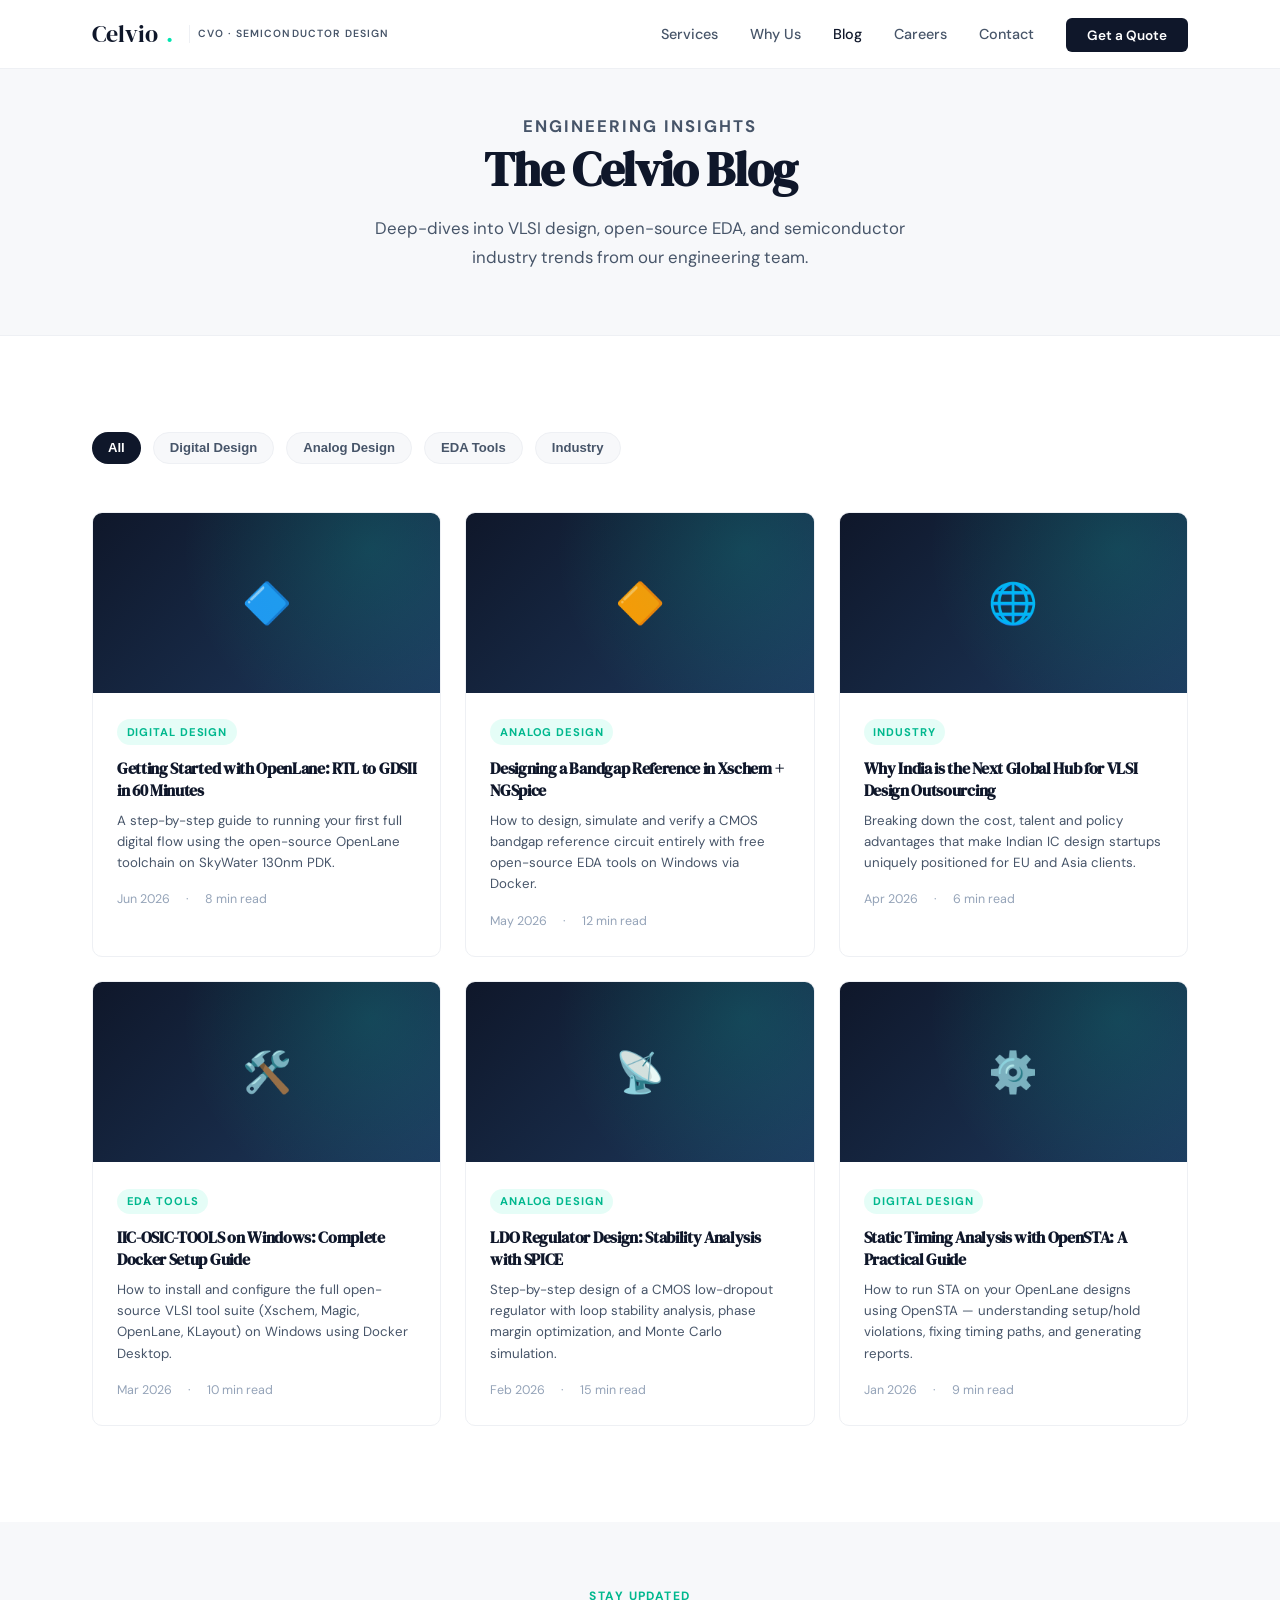
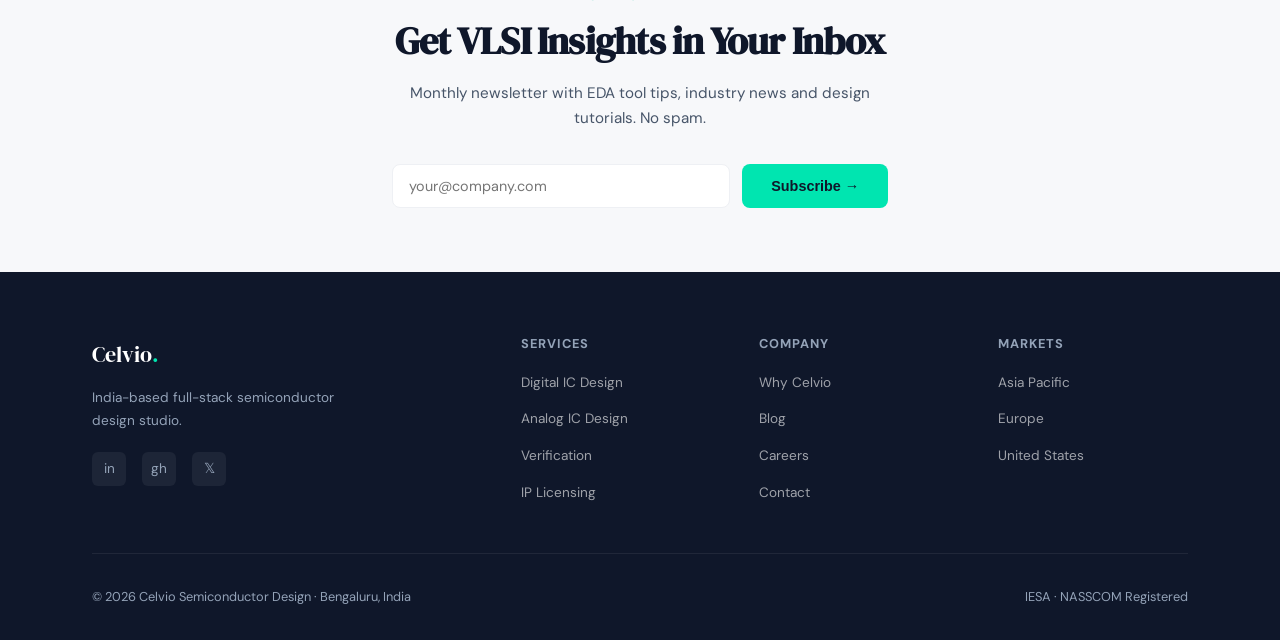
<file: blog.html>
<!DOCTYPE html>
<html lang="en">
<head>
  <meta charset="UTF-8" />
  <meta name="viewport" content="width=device-width, initial-scale=1.0" />
  <title>Blog — Celvio Semiconductor Design</title>
  <meta name="description" content="Engineering insights, VLSI tutorials, and semiconductor industry analysis from the Celvio team." />
  <link rel="stylesheet" href="css/style.css" />
  <link rel="icon" href="data:image/svg+xml,<svg xmlns='http://www.w3.org/2000/svg' viewBox='0 0 100 100'><text y='.9em' font-size='90'>⚡</text></svg>" />
</head>
<body>

<nav class="navbar">
  <div class="container">
    <div class="nav-inner">
      <a href="index.html" class="logo">Celvio<span class="logo-dot">.</span><span class="logo-tag">CVO · Semiconductor Design</span></a>
      <ul class="nav-links">
        <li><a href="index.html#services">Services</a></li>
        <li><a href="index.html#why-us">Why Us</a></li>
        <li><a href="blog.html" class="active">Blog</a></li>
        <li><a href="careers.html">Careers</a></li>
        <li><a href="index.html#contact">Contact</a></li>
        <li><a href="index.html#contact" class="nav-cta">Get a Quote</a></li>
      </ul>
      <div class="hamburger"><span></span><span></span><span></span></div>
    </div>
  </div>
</nav>

<div class="page-hero">
  <div class="container">
    <p class="section-label" style="justify-content:center;display:flex;">Engineering Insights</p>
    <h1>The Celvio Blog</h1>
    <p>Deep-dives into VLSI design, open-source EDA, and semiconductor industry trends from our engineering team.</p>
  </div>
</div>

<section class="section">
  <div class="container">

    <!-- Filter Tags -->
    <div style="display:flex;gap:0.75rem;flex-wrap:wrap;margin-bottom:3rem;" class="fade-up">
      <button onclick="filterBlog('all',this)" style="background:var(--dark);color:#fff;border:none;padding:0.45rem 1rem;border-radius:100px;font-size:0.82rem;font-weight:600;cursor:pointer;">All</button>
      <button onclick="filterBlog('digital',this)" style="background:var(--off);color:var(--slate);border:1px solid var(--grey-lt);padding:0.45rem 1rem;border-radius:100px;font-size:0.82rem;font-weight:600;cursor:pointer;">Digital Design</button>
      <button onclick="filterBlog('analog',this)" style="background:var(--off);color:var(--slate);border:1px solid var(--grey-lt);padding:0.45rem 1rem;border-radius:100px;font-size:0.82rem;font-weight:600;cursor:pointer;">Analog Design</button>
      <button onclick="filterBlog('tools',this)" style="background:var(--off);color:var(--slate);border:1px solid var(--grey-lt);padding:0.45rem 1rem;border-radius:100px;font-size:0.82rem;font-weight:600;cursor:pointer;">EDA Tools</button>
      <button onclick="filterBlog('industry',this)" style="background:var(--off);color:var(--slate);border:1px solid var(--grey-lt);padding:0.45rem 1rem;border-radius:100px;font-size:0.82rem;font-weight:600;cursor:pointer;">Industry</button>
    </div>

    <div class="blog-grid" id="blogGrid">
      <div class="blog-card fade-up" data-cat="digital">
        <div class="blog-img">🔷</div>
        <div class="blog-body">
          <span class="blog-tag">Digital Design</span>
          <h3>Getting Started with OpenLane: RTL to GDSII in 60 Minutes</h3>
          <p>A step-by-step guide to running your first full digital flow using the open-source OpenLane toolchain on SkyWater 130nm PDK.</p>
          <div class="blog-meta"><span>Jun 2026</span><span>·</span><span>8 min read</span></div>
        </div>
      </div>

      <div class="blog-card fade-up" data-cat="analog">
        <div class="blog-img">🔶</div>
        <div class="blog-body">
          <span class="blog-tag">Analog Design</span>
          <h3>Designing a Bandgap Reference in Xschem + NGSpice</h3>
          <p>How to design, simulate and verify a CMOS bandgap reference circuit entirely with free open-source EDA tools on Windows via Docker.</p>
          <div class="blog-meta"><span>May 2026</span><span>·</span><span>12 min read</span></div>
        </div>
      </div>

      <div class="blog-card fade-up" data-cat="industry">
        <div class="blog-img">🌐</div>
        <div class="blog-body">
          <span class="blog-tag">Industry</span>
          <h3>Why India is the Next Global Hub for VLSI Design Outsourcing</h3>
          <p>Breaking down the cost, talent and policy advantages that make Indian IC design startups uniquely positioned for EU and Asia clients.</p>
          <div class="blog-meta"><span>Apr 2026</span><span>·</span><span>6 min read</span></div>
        </div>
      </div>

      <div class="blog-card fade-up" data-cat="tools">
        <div class="blog-img">🛠️</div>
        <div class="blog-body">
          <span class="blog-tag">EDA Tools</span>
          <h3>IIC-OSIC-TOOLS on Windows: Complete Docker Setup Guide</h3>
          <p>How to install and configure the full open-source VLSI tool suite (Xschem, Magic, OpenLane, KLayout) on Windows using Docker Desktop.</p>
          <div class="blog-meta"><span>Mar 2026</span><span>·</span><span>10 min read</span></div>
        </div>
      </div>

      <div class="blog-card fade-up" data-cat="analog">
        <div class="blog-img">📡</div>
        <div class="blog-body">
          <span class="blog-tag">Analog Design</span>
          <h3>LDO Regulator Design: Stability Analysis with SPICE</h3>
          <p>Step-by-step design of a CMOS low-dropout regulator with loop stability analysis, phase margin optimization, and Monte Carlo simulation.</p>
          <div class="blog-meta"><span>Feb 2026</span><span>·</span><span>15 min read</span></div>
        </div>
      </div>

      <div class="blog-card fade-up" data-cat="digital">
        <div class="blog-img">⚙️</div>
        <div class="blog-body">
          <span class="blog-tag">Digital Design</span>
          <h3>Static Timing Analysis with OpenSTA: A Practical Guide</h3>
          <p>How to run STA on your OpenLane designs using OpenSTA — understanding setup/hold violations, fixing timing paths, and generating reports.</p>
          <div class="blog-meta"><span>Jan 2026</span><span>·</span><span>9 min read</span></div>
        </div>
      </div>
    </div>
  </div>
</section>

<!-- Newsletter -->
<section class="section-sm services-bg">
  <div class="container" style="text-align:center;max-width:560px;">
    <p class="section-label" style="justify-content:center;display:flex;">Stay Updated</p>
    <h2 class="section-title">Get VLSI Insights in Your Inbox</h2>
    <p style="color:var(--slate);font-size:0.95rem;margin:1rem 0 2rem;">Monthly newsletter with EDA tool tips, industry news and design tutorials. No spam.</p>
    <form id="newsletterForm" style="display:flex;gap:0.75rem;flex-wrap:wrap;justify-content:center;">
      <input type="email" class="form-input" placeholder="your@company.com" required style="flex:1;min-width:240px;max-width:360px;" />
      <button type="submit" class="btn btn-mint">Subscribe →</button>
    </form>
  </div>
</section>

<footer class="footer">
  <div class="container">
    <div class="footer-grid">
      <div class="footer-brand">
        <div class="footer-logo">Celvio<span style="color:var(--mint)">.</span></div>
        <p>India-based full-stack semiconductor design studio.</p>
        <div class="footer-socials" style="margin-top:1.2rem;">
          <a href="#" class="social-btn">in</a>
          <a href="#" class="social-btn">gh</a>
          <a href="#" class="social-btn">𝕏</a>
        </div>
      </div>
      <div class="footer-col"><h4>Services</h4><ul><li><a href="index.html#services">Digital IC Design</a></li><li><a href="index.html#services">Analog IC Design</a></li><li><a href="index.html#services">Verification</a></li><li><a href="index.html#services">IP Licensing</a></li></ul></div>
      <div class="footer-col"><h4>Company</h4><ul><li><a href="index.html#why-us">Why Celvio</a></li><li><a href="blog.html">Blog</a></li><li><a href="careers.html">Careers</a></li><li><a href="index.html#contact">Contact</a></li></ul></div>
      <div class="footer-col"><h4>Markets</h4><ul><li><a href="index.html#contact">Asia Pacific</a></li><li><a href="index.html#contact">Europe</a></li><li><a href="index.html#contact">United States</a></li></ul></div>
    </div>
    <div class="footer-bottom">
      <p>© 2026 Celvio Semiconductor Design · Bengaluru, India</p>
      <p>IESA · NASSCOM Registered</p>
    </div>
  </div>
</footer>

<script src="js/main.js"></script>
<script>
function filterBlog(cat, btn) {
  document.querySelectorAll('[onclick^="filterBlog"]').forEach(b => {
    b.style.background = 'var(--off)'; b.style.color = 'var(--slate)'; b.style.border = '1px solid var(--grey-lt)';
  });
  btn.style.background = 'var(--dark)'; btn.style.color = '#fff'; btn.style.border = 'none';
  document.querySelectorAll('.blog-card').forEach(card => {
    card.style.display = (cat === 'all' || card.dataset.cat === cat) ? '' : 'none';
  });
}
document.getElementById('newsletterForm')?.addEventListener('submit', e => {
  e.preventDefault();
  const btn = e.target.querySelector('button');
  btn.textContent = 'Subscribed! ✓';
  btn.style.background = 'var(--mint-dk)';
  e.target.querySelector('input').value = '';
  setTimeout(() => { btn.textContent = 'Subscribe →'; btn.style.background = ''; }, 3000);
});
</script>
</body>
</html>
</file>
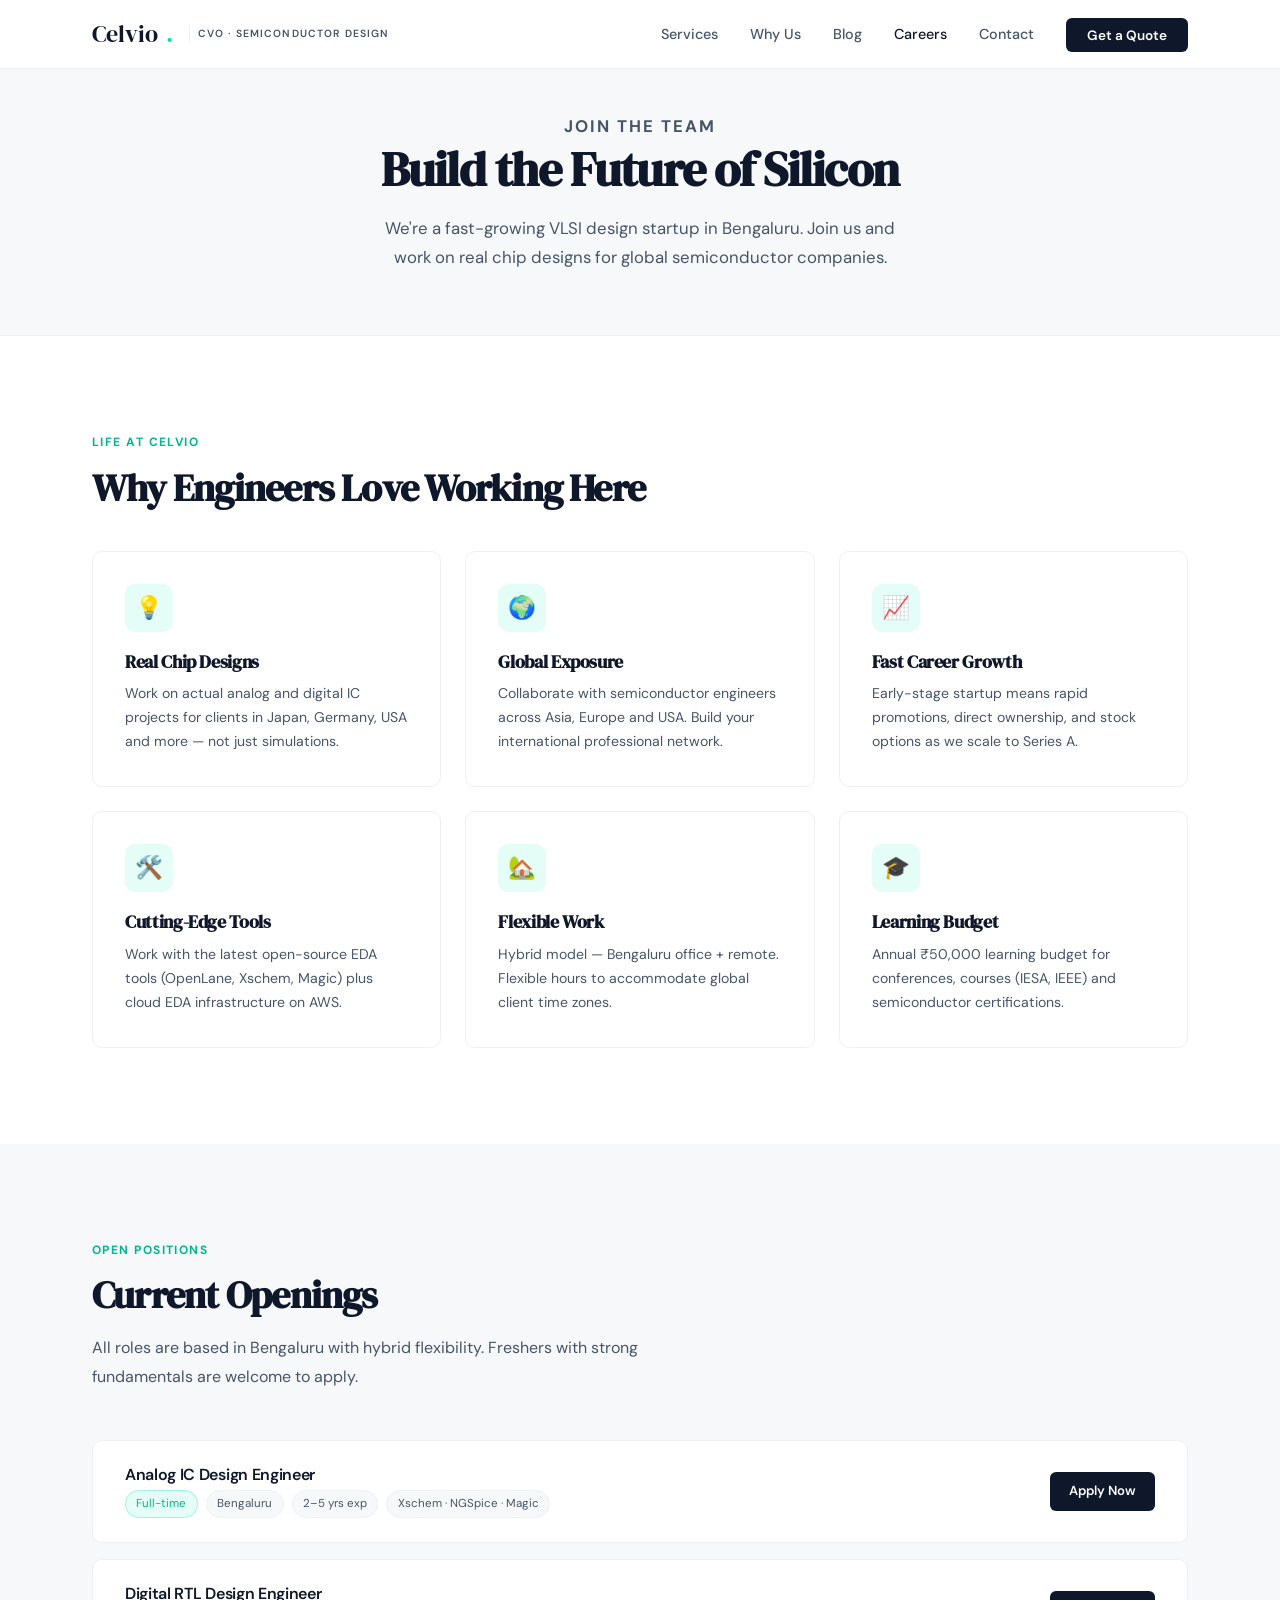
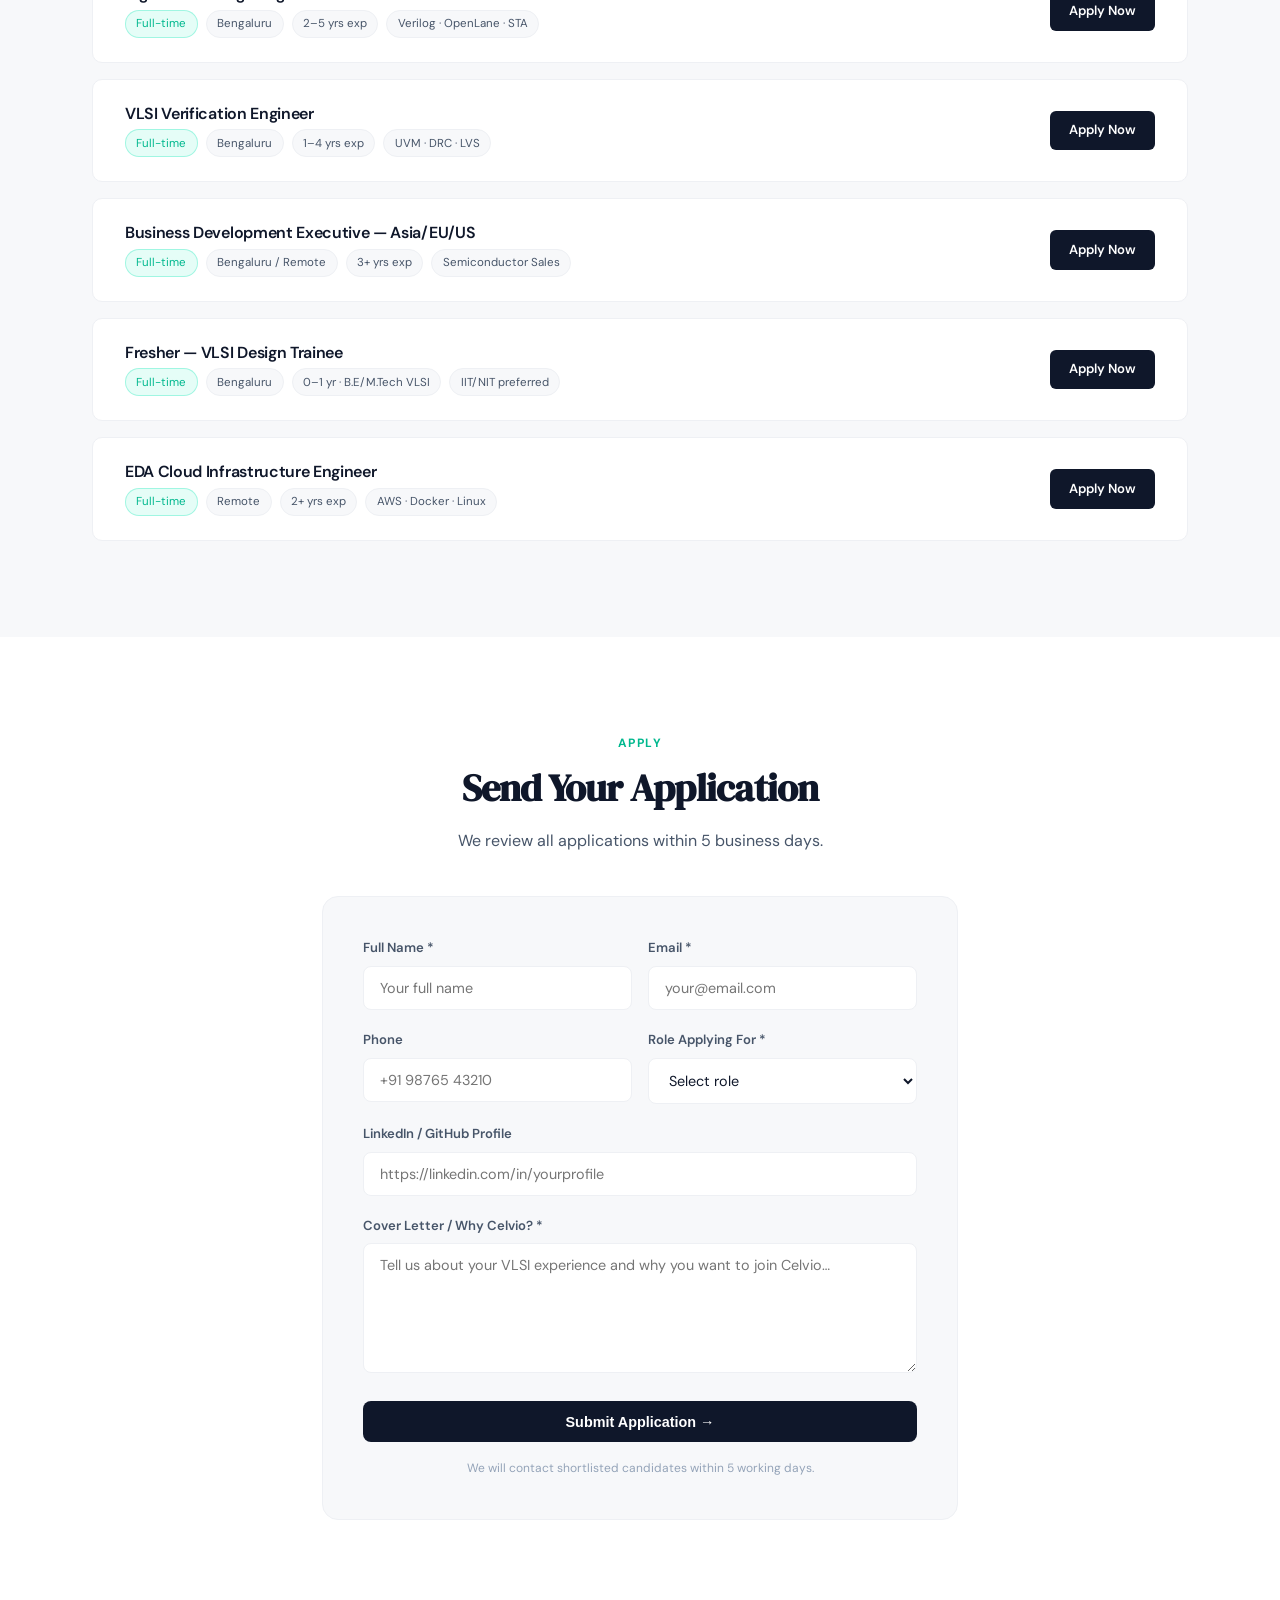
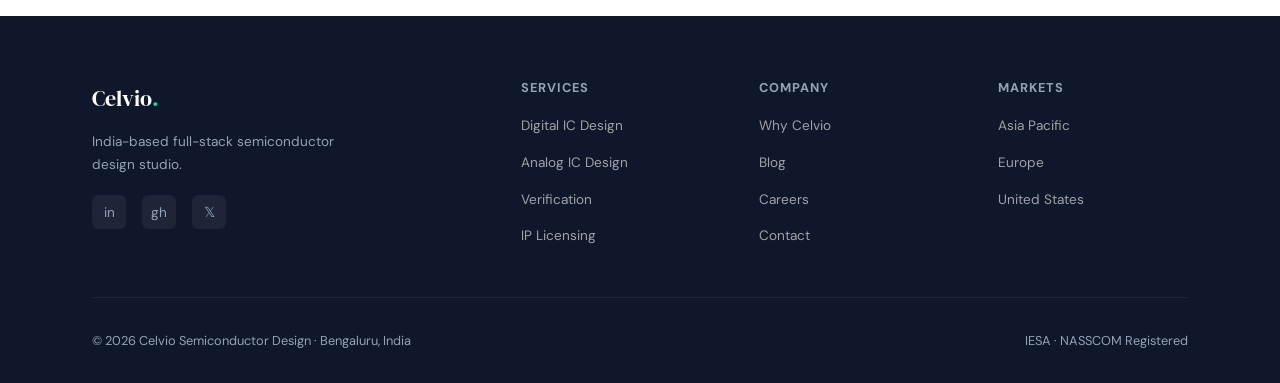
<file: careers.html>
<!DOCTYPE html>
<html lang="en">
<head>
  <meta charset="UTF-8" />
  <meta name="viewport" content="width=device-width, initial-scale=1.0" />
  <title>Careers — Celvio Semiconductor Design</title>
  <meta name="description" content="Join Celvio — India's growing VLSI design startup. Open roles in analog design, digital IC, verification and business development." />
  <link rel="stylesheet" href="css/style.css" />
  <link rel="icon" href="data:image/svg+xml,<svg xmlns='http://www.w3.org/2000/svg' viewBox='0 0 100 100'><text y='.9em' font-size='90'>⚡</text></svg>" />
</head>
<body>

<nav class="navbar">
  <div class="container">
    <div class="nav-inner">
      <a href="index.html" class="logo">Celvio<span class="logo-dot">.</span><span class="logo-tag">CVO · Semiconductor Design</span></a>
      <ul class="nav-links">
        <li><a href="index.html#services">Services</a></li>
        <li><a href="index.html#why-us">Why Us</a></li>
        <li><a href="blog.html">Blog</a></li>
        <li><a href="careers.html" class="active">Careers</a></li>
        <li><a href="index.html#contact">Contact</a></li>
        <li><a href="index.html#contact" class="nav-cta">Get a Quote</a></li>
      </ul>
      <div class="hamburger"><span></span><span></span><span></span></div>
    </div>
  </div>
</nav>

<div class="page-hero">
  <div class="container">
    <p class="section-label" style="justify-content:center;display:flex;">Join the Team</p>
    <h1>Build the Future of Silicon</h1>
    <p>We're a fast-growing VLSI design startup in Bengaluru. Join us and work on real chip designs for global semiconductor companies.</p>
  </div>
</div>

<!-- Culture -->
<section class="section">
  <div class="container">
    <p class="section-label fade-up">Life at Celvio</p>
    <h2 class="section-title fade-up">Why Engineers Love Working Here</h2>

    <div class="services-grid" style="margin-top:2.5rem;">
      <div class="service-card fade-up">
        <div class="service-icon">💡</div>
        <h3>Real Chip Designs</h3>
        <p>Work on actual analog and digital IC projects for clients in Japan, Germany, USA and more — not just simulations.</p>
      </div>
      <div class="service-card fade-up">
        <div class="service-icon">🌍</div>
        <h3>Global Exposure</h3>
        <p>Collaborate with semiconductor engineers across Asia, Europe and USA. Build your international professional network.</p>
      </div>
      <div class="service-card fade-up">
        <div class="service-icon">📈</div>
        <h3>Fast Career Growth</h3>
        <p>Early-stage startup means rapid promotions, direct ownership, and stock options as we scale to Series A.</p>
      </div>
      <div class="service-card fade-up">
        <div class="service-icon">🛠️</div>
        <h3>Cutting-Edge Tools</h3>
        <p>Work with the latest open-source EDA tools (OpenLane, Xschem, Magic) plus cloud EDA infrastructure on AWS.</p>
      </div>
      <div class="service-card fade-up">
        <div class="service-icon">🏡</div>
        <h3>Flexible Work</h3>
        <p>Hybrid model — Bengaluru office + remote. Flexible hours to accommodate global client time zones.</p>
      </div>
      <div class="service-card fade-up">
        <div class="service-icon">🎓</div>
        <h3>Learning Budget</h3>
        <p>Annual ₹50,000 learning budget for conferences, courses (IESA, IEEE) and semiconductor certifications.</p>
      </div>
    </div>
  </div>
</section>

<!-- Open Roles -->
<section class="section careers-bg">
  <div class="container">
    <p class="section-label fade-up">Open Positions</p>
    <h2 class="section-title fade-up">Current Openings</h2>
    <p class="section-desc fade-up">All roles are based in Bengaluru with hybrid flexibility. Freshers with strong fundamentals are welcome to apply.</p>

    <div class="careers-grid">
      <div class="job-card fade-up">
        <div class="job-info">
          <h3>Analog IC Design Engineer</h3>
          <div class="job-tags">
            <span class="job-tag highlight">Full-time</span>
            <span class="job-tag">Bengaluru</span>
            <span class="job-tag">2–5 yrs exp</span>
            <span class="job-tag">Xschem · NGSpice · Magic</span>
          </div>
        </div>
        <a href="#applyForm" class="job-apply">Apply Now</a>
      </div>

      <div class="job-card fade-up">
        <div class="job-info">
          <h3>Digital RTL Design Engineer</h3>
          <div class="job-tags">
            <span class="job-tag highlight">Full-time</span>
            <span class="job-tag">Bengaluru</span>
            <span class="job-tag">2–5 yrs exp</span>
            <span class="job-tag">Verilog · OpenLane · STA</span>
          </div>
        </div>
        <a href="#applyForm" class="job-apply">Apply Now</a>
      </div>

      <div class="job-card fade-up">
        <div class="job-info">
          <h3>VLSI Verification Engineer</h3>
          <div class="job-tags">
            <span class="job-tag highlight">Full-time</span>
            <span class="job-tag">Bengaluru</span>
            <span class="job-tag">1–4 yrs exp</span>
            <span class="job-tag">UVM · DRC · LVS</span>
          </div>
        </div>
        <a href="#applyForm" class="job-apply">Apply Now</a>
      </div>

      <div class="job-card fade-up">
        <div class="job-info">
          <h3>Business Development Executive — Asia/EU/US</h3>
          <div class="job-tags">
            <span class="job-tag highlight">Full-time</span>
            <span class="job-tag">Bengaluru / Remote</span>
            <span class="job-tag">3+ yrs exp</span>
            <span class="job-tag">Semiconductor Sales</span>
          </div>
        </div>
        <a href="#applyForm" class="job-apply">Apply Now</a>
      </div>

      <div class="job-card fade-up">
        <div class="job-info">
          <h3>Fresher — VLSI Design Trainee</h3>
          <div class="job-tags">
            <span class="job-tag highlight">Full-time</span>
            <span class="job-tag">Bengaluru</span>
            <span class="job-tag">0–1 yr · B.E/M.Tech VLSI</span>
            <span class="job-tag">IIT/NIT preferred</span>
          </div>
        </div>
        <a href="#applyForm" class="job-apply">Apply Now</a>
      </div>

      <div class="job-card fade-up">
        <div class="job-info">
          <h3>EDA Cloud Infrastructure Engineer</h3>
          <div class="job-tags">
            <span class="job-tag highlight">Full-time</span>
            <span class="job-tag">Remote</span>
            <span class="job-tag">2+ yrs exp</span>
            <span class="job-tag">AWS · Docker · Linux</span>
          </div>
        </div>
        <a href="#applyForm" class="job-apply">Apply Now</a>
      </div>
    </div>
  </div>
</section>

<!-- Apply Form -->
<section class="section" id="applyForm">
  <div class="container" style="max-width:700px;">
    <p class="section-label fade-up" style="text-align:center;">Apply</p>
    <h2 class="section-title fade-up" style="text-align:center;">Send Your Application</h2>
    <p class="section-desc fade-up" style="text-align:center;margin:0 auto 2.5rem;">We review all applications within 5 business days.</p>

    <form id="applyFormEl" class="fade-up" style="background:var(--off);padding:2.5rem;border-radius:16px;border:1px solid var(--grey-lt);">
      <div class="form-row">
        <div class="form-group">
          <label class="form-label">Full Name *</label>
          <input type="text" class="form-input" placeholder="Your full name" required />
        </div>
        <div class="form-group">
          <label class="form-label">Email *</label>
          <input type="email" class="form-input" placeholder="your@email.com" required />
        </div>
      </div>
      <div class="form-row">
        <div class="form-group">
          <label class="form-label">Phone</label>
          <input type="tel" class="form-input" placeholder="+91 98765 43210" />
        </div>
        <div class="form-group">
          <label class="form-label">Role Applying For *</label>
          <select class="form-select" required>
            <option value="">Select role</option>
            <option>Analog IC Design Engineer</option>
            <option>Digital RTL Design Engineer</option>
            <option>VLSI Verification Engineer</option>
            <option>Business Development Executive</option>
            <option>Fresher — VLSI Design Trainee</option>
            <option>EDA Cloud Infrastructure Engineer</option>
          </select>
        </div>
      </div>
      <div class="form-group">
        <label class="form-label">LinkedIn / GitHub Profile</label>
        <input type="url" class="form-input" placeholder="https://linkedin.com/in/yourprofile" />
      </div>
      <div class="form-group">
        <label class="form-label">Cover Letter / Why Celvio? *</label>
        <textarea class="form-textarea" placeholder="Tell us about your VLSI experience and why you want to join Celvio…" required></textarea>
      </div>
      <button type="submit" class="btn btn-primary" style="width:100%;justify-content:center;">Submit Application →</button>
      <p style="font-size:0.75rem;color:var(--grey);text-align:center;margin-top:1rem;">We will contact shortlisted candidates within 5 working days.</p>
    </form>
  </div>
</section>

<footer class="footer">
  <div class="container">
    <div class="footer-grid">
      <div class="footer-brand">
        <div class="footer-logo">Celvio<span style="color:var(--mint)">.</span></div>
        <p>India-based full-stack semiconductor design studio.</p>
        <div class="footer-socials" style="margin-top:1.2rem;">
          <a href="#" class="social-btn">in</a>
          <a href="#" class="social-btn">gh</a>
          <a href="#" class="social-btn">𝕏</a>
        </div>
      </div>
      <div class="footer-col"><h4>Services</h4><ul><li><a href="index.html#services">Digital IC Design</a></li><li><a href="index.html#services">Analog IC Design</a></li><li><a href="index.html#services">Verification</a></li><li><a href="index.html#services">IP Licensing</a></li></ul></div>
      <div class="footer-col"><h4>Company</h4><ul><li><a href="index.html#why-us">Why Celvio</a></li><li><a href="blog.html">Blog</a></li><li><a href="careers.html">Careers</a></li><li><a href="index.html#contact">Contact</a></li></ul></div>
      <div class="footer-col"><h4>Markets</h4><ul><li><a href="index.html#contact">Asia Pacific</a></li><li><a href="index.html#contact">Europe</a></li><li><a href="index.html#contact">United States</a></li></ul></div>
    </div>
    <div class="footer-bottom">
      <p>© 2026 Celvio Semiconductor Design · Bengaluru, India</p>
      <p>IESA · NASSCOM Registered</p>
    </div>
  </div>
</footer>

<script src="js/main.js"></script>
<script>
document.getElementById('applyFormEl')?.addEventListener('submit', e => {
  e.preventDefault();
  const btn = e.target.querySelector('button[type="submit"]');
  btn.textContent = 'Submitting…'; btn.disabled = true;
  setTimeout(() => {
    btn.textContent = 'Application Sent! ✓';
    btn.style.background = 'var(--mint-dk)';
    e.target.reset();
    window.scrollTo({ top: 0, behavior: 'smooth' });
  }, 1500);
});
</script>
</body>
</html>
</file>
<file: css/style.css>
/* ── Celvio Design System ─────────────────────────────── */
@import url('https://fonts.googleapis.com/css2?family=DM+Sans:ital,opsz,wght@0,9..40,300;0,9..40,400;0,9..40,500;0,9..40,600;0,9..40,700;1,9..40,300&family=DM+Serif+Display:ital@0;1&display=swap');

:root {
  --white:   #ffffff;
  --off:     #f7f8fa;
  --grey-lt: #eef0f4;
  --grey:    #94a3b8;
  --slate:   #475569;
  --dark:    #0f172a;
  --navy:    #020d1a;
  --mint:    #00e5b0;
  --mint-dk: #00b88e;
  --accent:  #0099cc;
  --radius:  10px;
  --shadow:  0 4px 32px rgba(0,0,0,0.08);
  --transition: 0.3s cubic-bezier(0.4,0,0.2,1);
}

*, *::before, *::after { box-sizing: border-box; margin: 0; padding: 0; }

html { scroll-behavior: smooth; }

body {
  font-family: 'DM Sans', sans-serif;
  background: var(--white);
  color: var(--dark);
  font-size: 16px;
  line-height: 1.7;
  overflow-x: hidden;
}

h1, h2, h3, h4 {
  font-family: 'DM Serif Display', serif;
  line-height: 1.2;
  letter-spacing: -0.02em;
}

a { color: inherit; text-decoration: none; }
img { max-width: 100%; display: block; }

/* ── Layout ───────────────────────────────────────────── */
.container { max-width: 1160px; margin: 0 auto; padding: 0 2rem; }
.section    { padding: 6rem 0; }
.section-sm { padding: 4rem 0; }

/* ── Navbar ───────────────────────────────────────────── */
.navbar {
  position: fixed; top: 0; left: 0; right: 0; z-index: 1000;
  background: rgba(255,255,255,0.92);
  backdrop-filter: blur(14px);
  border-bottom: 1px solid var(--grey-lt);
  transition: box-shadow var(--transition);
}
.navbar.scrolled { box-shadow: 0 2px 24px rgba(0,0,0,0.08); }
.nav-inner {
  display: flex; align-items: center; justify-content: space-between;
  height: 68px;
}
.logo {
  display: flex; align-items: center; gap: 0.5rem;
  font-family: 'DM Serif Display', serif;
  font-size: 1.5rem; color: var(--dark);
}
.logo-dot { color: var(--mint); }
.logo-tag {
  font-family: 'DM Sans', sans-serif;
  font-size: 0.65rem; font-weight: 600;
  letter-spacing: 0.1em; text-transform: uppercase;
  color: var(--slate); padding-left: 0.5rem;
  border-left: 1px solid var(--grey-lt); margin-left: 0.5rem;
}
.nav-links { display: flex; align-items: center; gap: 2rem; list-style: none; }
.nav-links a {
  font-size: 0.9rem; font-weight: 500; color: var(--slate);
  transition: color var(--transition);
}
.nav-links a:hover, .nav-links a.active { color: var(--dark); }
.nav-cta {
  background: var(--dark); color: var(--white) !important;
  padding: 0.55rem 1.3rem; border-radius: 6px;
  font-size: 0.85rem !important; font-weight: 600 !important;
  transition: background var(--transition) !important;
}
.nav-cta:hover { background: var(--mint-dk) !important; color: var(--white) !important; }

.hamburger { display: none; flex-direction: column; gap: 5px; cursor: pointer; }
.hamburger span { width: 24px; height: 2px; background: var(--dark); transition: var(--transition); display: block; }

/* ── Hero ─────────────────────────────────────────────── */
.hero {
  min-height: 100vh;
  display: flex; align-items: center;
  background: var(--white);
  padding-top: 68px;
  position: relative; overflow: hidden;
}
.hero-bg {
  position: absolute; inset: 0; z-index: 0;
  background:
    radial-gradient(ellipse 60% 60% at 80% 30%, rgba(0,229,176,0.07) 0%, transparent 70%),
    radial-gradient(ellipse 40% 50% at 10% 70%, rgba(0,153,204,0.06) 0%, transparent 70%);
}
.hero-grid {
  position: absolute; inset: 0; z-index: 0; opacity: 0.03;
  background-image: linear-gradient(var(--dark) 1px, transparent 1px),
                    linear-gradient(90deg, var(--dark) 1px, transparent 1px);
  background-size: 48px 48px;
}
.hero-inner {
  position: relative; z-index: 1;
  display: grid; grid-template-columns: 1fr 1fr;
  gap: 4rem; align-items: center;
}
.hero-eyebrow {
  display: inline-flex; align-items: center; gap: 0.5rem;
  background: rgba(0,229,176,0.1); border: 1px solid rgba(0,229,176,0.3);
  color: var(--mint-dk); font-size: 0.78rem; font-weight: 600;
  letter-spacing: 0.08em; text-transform: uppercase;
  padding: 0.35rem 0.85rem; border-radius: 100px; margin-bottom: 1.5rem;
}
.hero-eyebrow::before { content: ''; width: 6px; height: 6px; background: var(--mint); border-radius: 50%; animation: pulse 2s infinite; }
@keyframes pulse { 0%,100%{opacity:1;transform:scale(1)} 50%{opacity:0.5;transform:scale(0.8)} }

.hero h1 {
  font-size: clamp(2.8rem, 5vw, 4.2rem);
  color: var(--dark); margin-bottom: 1.5rem;
}
.hero h1 em { font-style: italic; color: var(--accent); }
.hero-desc {
  font-size: 1.1rem; color: var(--slate);
  max-width: 480px; margin-bottom: 2.5rem; line-height: 1.8;
}
.hero-actions { display: flex; gap: 1rem; flex-wrap: wrap; }
.btn {
  display: inline-flex; align-items: center; gap: 0.5rem;
  padding: 0.8rem 1.8rem; border-radius: 8px;
  font-size: 0.9rem; font-weight: 600;
  transition: all var(--transition); cursor: pointer; border: none;
}
.btn-primary { background: var(--dark); color: var(--white); }
.btn-primary:hover { background: var(--navy); transform: translateY(-2px); box-shadow: 0 8px 24px rgba(0,0,0,0.15); }
.btn-outline { background: transparent; color: var(--dark); border: 1.5px solid var(--grey-lt); }
.btn-outline:hover { border-color: var(--dark); transform: translateY(-2px); }
.btn-mint { background: var(--mint); color: var(--dark); }
.btn-mint:hover { background: var(--mint-dk); transform: translateY(-2px); box-shadow: 0 8px 24px rgba(0,229,176,0.3); }

.hero-stats {
  display: flex; gap: 2.5rem; margin-top: 3rem;
  padding-top: 2rem; border-top: 1px solid var(--grey-lt);
}
.hero-stat-val {
  font-family: 'DM Serif Display', serif;
  font-size: 2rem; color: var(--dark);
}
.hero-stat-label { font-size: 0.8rem; color: var(--slate); margin-top: 0.1rem; }

/* Hero visual */
.hero-visual { position: relative; }
.hero-card {
  background: var(--dark);
  border-radius: 16px; padding: 2rem;
  box-shadow: 0 32px 80px rgba(0,0,0,0.18);
  position: relative; overflow: hidden;
}
.hero-card::before {
  content: '';
  position: absolute; top: -40px; right: -40px;
  width: 180px; height: 180px;
  background: radial-gradient(circle, rgba(0,229,176,0.2) 0%, transparent 70%);
  border-radius: 50%;
}
.card-header {
  display: flex; align-items: center; justify-content: space-between;
  margin-bottom: 1.5rem;
}
.card-dots { display: flex; gap: 6px; }
.card-dots span { width: 10px; height: 10px; border-radius: 50%; }
.card-dots span:nth-child(1) { background: #ff5f57; }
.card-dots span:nth-child(2) { background: #febc2e; }
.card-dots span:nth-child(3) { background: #28c840; }
.card-label { font-size: 0.7rem; color: var(--grey); font-family: monospace; }
.code-block { font-family: monospace; font-size: 0.78rem; line-height: 2; }
.code-comment { color: #4a5568; }
.code-keyword { color: var(--mint); }
.code-string { color: #f6ad55; }
.code-value { color: #90cdf4; }
.code-fn { color: #fc8181; }

.chip-badges {
  display: flex; flex-wrap: wrap; gap: 0.5rem; margin-top: 1.5rem;
}
.chip-badge {
  background: rgba(255,255,255,0.06);
  border: 1px solid rgba(255,255,255,0.1);
  color: var(--grey); font-size: 0.7rem; font-weight: 500;
  padding: 0.3rem 0.75rem; border-radius: 100px;
}
.chip-badge.active { background: rgba(0,229,176,0.15); border-color: rgba(0,229,176,0.4); color: var(--mint); }

/* ── Section Labels ───────────────────────────────────── */
.section-label {
  font-size: 0.75rem; font-weight: 700; letter-spacing: 0.12em;
  text-transform: uppercase; color: var(--mint-dk);
  margin-bottom: 0.75rem;
}
.section-title { font-size: clamp(1.8rem, 3vw, 2.6rem); color: var(--dark); margin-bottom: 1rem; }
.section-desc { font-size: 1rem; color: var(--slate); max-width: 560px; line-height: 1.8; }

/* ── Services ─────────────────────────────────────────── */
.services-bg { background: var(--off); }
.services-grid {
  display: grid; grid-template-columns: repeat(3, 1fr);
  gap: 1.5rem; margin-top: 3rem;
}
.service-card {
  background: var(--white); border-radius: var(--radius);
  padding: 2rem; border: 1px solid var(--grey-lt);
  transition: all var(--transition);
  position: relative; overflow: hidden;
}
.service-card::after {
  content: ''; position: absolute; bottom: 0; left: 0; right: 0;
  height: 3px; background: var(--mint);
  transform: scaleX(0); transform-origin: left;
  transition: transform var(--transition);
}
.service-card:hover { transform: translateY(-4px); box-shadow: var(--shadow); }
.service-card:hover::after { transform: scaleX(1); }
.service-icon {
  width: 48px; height: 48px; border-radius: 10px;
  background: rgba(0,229,176,0.1);
  display: flex; align-items: center; justify-content: center;
  font-size: 1.4rem; margin-bottom: 1.25rem;
}
.service-card h3 { font-size: 1.1rem; margin-bottom: 0.6rem; }
.service-card p { font-size: 0.88rem; color: var(--slate); line-height: 1.7; }
.service-tags { display: flex; flex-wrap: wrap; gap: 0.4rem; margin-top: 1rem; }
.service-tag {
  font-size: 0.7rem; color: var(--slate);
  background: var(--off); padding: 0.2rem 0.6rem;
  border-radius: 100px; border: 1px solid var(--grey-lt);
}

/* ── Why Us ───────────────────────────────────────────── */
.why-grid {
  display: grid; grid-template-columns: 1fr 1fr;
  gap: 5rem; align-items: center;
}
.why-list { list-style: none; margin-top: 2rem; display: flex; flex-direction: column; gap: 1.2rem; }
.why-item {
  display: flex; gap: 1rem; align-items: flex-start;
  padding: 1.2rem; border-radius: var(--radius);
  border: 1px solid transparent;
  transition: all var(--transition);
}
.why-item:hover { background: var(--off); border-color: var(--grey-lt); }
.why-icon {
  width: 36px; height: 36px; min-width: 36px;
  border-radius: 8px; background: rgba(0,229,176,0.1);
  display: flex; align-items: center; justify-content: center;
  font-size: 1rem;
}
.why-item h4 { font-family: 'DM Sans', sans-serif; font-size: 0.95rem; font-weight: 600; margin-bottom: 0.25rem; }
.why-item p  { font-size: 0.85rem; color: var(--slate); }

.why-visual {
  background: var(--dark); border-radius: 16px;
  padding: 2.5rem; position: relative; overflow: hidden;
}
.why-visual::before {
  content: ''; position: absolute; top: -60px; left: -60px;
  width: 240px; height: 240px;
  background: radial-gradient(circle, rgba(0,229,176,0.12) 0%, transparent 70%);
}
.market-stat {
  position: relative; z-index: 1;
  border-bottom: 1px solid rgba(255,255,255,0.07);
  padding: 1rem 0;
  display: flex; justify-content: space-between; align-items: center;
}
.market-stat:last-child { border-bottom: none; }
.market-label { font-size: 0.85rem; color: var(--grey); }
.market-val {
  font-family: 'DM Serif Display', serif;
  font-size: 1.5rem; color: var(--white);
}
.market-val span { font-size: 0.75rem; color: var(--mint); font-family: 'DM Sans', sans-serif; margin-left: 0.4rem; }
.market-bar { height: 4px; background: rgba(255,255,255,0.07); border-radius: 2px; margin-top: 0.4rem; }
.market-bar-fill { height: 100%; border-radius: 2px; background: linear-gradient(90deg, var(--mint), var(--accent)); }

/* ── Clients (Logos) ──────────────────────────────────── */
.clients-bg { background: var(--off); }
.clients-scroll {
  display: flex; gap: 3rem; align-items: center;
  overflow-x: auto; padding: 1.5rem 0;
  scrollbar-width: none;
}
.clients-scroll::-webkit-scrollbar { display: none; }
.client-logo {
  flex-shrink: 0;
  background: var(--white); border: 1px solid var(--grey-lt);
  border-radius: 8px; padding: 0.8rem 1.6rem;
  font-size: 0.85rem; font-weight: 600; color: var(--slate);
  white-space: nowrap;
  transition: all var(--transition);
}
.client-logo:hover { border-color: var(--mint); color: var(--dark); }

/* ── Blog ─────────────────────────────────────────────── */
.blog-grid {
  display: grid; grid-template-columns: repeat(3, 1fr);
  gap: 1.5rem; margin-top: 3rem;
}
.blog-card {
  border-radius: var(--radius); overflow: hidden;
  border: 1px solid var(--grey-lt);
  transition: all var(--transition);
}
.blog-card:hover { transform: translateY(-4px); box-shadow: var(--shadow); }
.blog-img {
  height: 180px;
  background: linear-gradient(135deg, var(--dark) 0%, #1e3a5f 100%);
  display: flex; align-items: center; justify-content: center;
  font-size: 2.5rem; position: relative; overflow: hidden;
}
.blog-img::after {
  content: ''; position: absolute; inset: 0;
  background: radial-gradient(circle at 80% 20%, rgba(0,229,176,0.15) 0%, transparent 60%);
}
.blog-body { padding: 1.5rem; }
.blog-tag {
  font-size: 0.7rem; font-weight: 700; letter-spacing: 0.08em;
  text-transform: uppercase; color: var(--mint-dk);
  background: rgba(0,229,176,0.1); padding: 0.2rem 0.6rem;
  border-radius: 100px; display: inline-block; margin-bottom: 0.75rem;
}
.blog-card h3 { font-size: 1rem; margin-bottom: 0.5rem; line-height: 1.4; }
.blog-card p  { font-size: 0.83rem; color: var(--slate); line-height: 1.6; }
.blog-meta { display: flex; align-items: center; gap: 1rem; margin-top: 1rem; font-size: 0.78rem; color: var(--grey); }

/* ── Careers ──────────────────────────────────────────── */
.careers-bg { background: var(--off); }
.careers-grid { display: flex; flex-direction: column; gap: 1rem; margin-top: 3rem; }
.job-card {
  background: var(--white); border: 1px solid var(--grey-lt);
  border-radius: var(--radius); padding: 1.5rem 2rem;
  display: flex; align-items: center; justify-content: space-between;
  transition: all var(--transition);
}
.job-card:hover { border-color: var(--mint); box-shadow: 0 4px 20px rgba(0,229,176,0.08); }
.job-info h3 { font-family: 'DM Sans', sans-serif; font-size: 1rem; font-weight: 600; margin-bottom: 0.4rem; }
.job-tags { display: flex; gap: 0.5rem; flex-wrap: wrap; }
.job-tag {
  font-size: 0.72rem; color: var(--slate);
  background: var(--off); padding: 0.2rem 0.65rem;
  border-radius: 100px; border: 1px solid var(--grey-lt);
}
.job-tag.highlight { background: rgba(0,229,176,0.1); border-color: rgba(0,229,176,0.3); color: var(--mint-dk); }
.job-apply {
  background: var(--dark); color: var(--white);
  padding: 0.55rem 1.2rem; border-radius: 6px;
  font-size: 0.82rem; font-weight: 600;
  transition: all var(--transition); white-space: nowrap;
}
.job-apply:hover { background: var(--mint-dk); color: var(--white); }

/* ── Contact ──────────────────────────────────────────── */
.contact-grid {
  display: grid; grid-template-columns: 1fr 1.5fr;
  gap: 5rem; align-items: start;
}
.contact-info { display: flex; flex-direction: column; gap: 1.5rem; margin-top: 2rem; }
.contact-item { display: flex; gap: 1rem; align-items: flex-start; }
.contact-icon {
  width: 40px; height: 40px; min-width: 40px;
  background: var(--off); border-radius: 8px;
  display: flex; align-items: center; justify-content: center; font-size: 1.1rem;
}
.contact-item h4 { font-family: 'DM Sans', sans-serif; font-size: 0.85rem; font-weight: 600; color: var(--slate); margin-bottom: 0.2rem; }
.contact-item p  { font-size: 0.9rem; }

.form-group { margin-bottom: 1.2rem; }
.form-label { font-size: 0.82rem; font-weight: 600; color: var(--slate); display: block; margin-bottom: 0.4rem; }
.form-input, .form-textarea, .form-select {
  width: 100%; padding: 0.75rem 1rem;
  border: 1.5px solid var(--grey-lt); border-radius: 8px;
  font-family: 'DM Sans', sans-serif; font-size: 0.9rem;
  color: var(--dark); background: var(--white);
  transition: border-color var(--transition);
  outline: none;
}
.form-input:focus, .form-textarea:focus, .form-select:focus { border-color: var(--mint); }
.form-textarea { resize: vertical; min-height: 130px; }
.form-row { display: grid; grid-template-columns: 1fr 1fr; gap: 1rem; }

/* ── Footer ───────────────────────────────────────────── */
.footer {
  background: var(--dark); color: var(--white);
  padding: 4rem 0 2rem;
}
.footer-grid {
  display: grid; grid-template-columns: 2fr 1fr 1fr 1fr;
  gap: 3rem; padding-bottom: 3rem;
  border-bottom: 1px solid rgba(255,255,255,0.07);
}
.footer-brand p { font-size: 0.85rem; color: var(--grey); margin-top: 0.75rem; line-height: 1.7; max-width: 280px; }
.footer-logo { font-family: 'DM Serif Display', serif; font-size: 1.4rem; }
.footer-col h4 { font-family: 'DM Sans', sans-serif; font-size: 0.8rem; font-weight: 700; letter-spacing: 0.08em; text-transform: uppercase; color: var(--grey); margin-bottom: 1rem; }
.footer-col ul { list-style: none; display: flex; flex-direction: column; gap: 0.6rem; }
.footer-col ul a { font-size: 0.85rem; color: rgba(255,255,255,0.6); transition: color var(--transition); }
.footer-col ul a:hover { color: var(--mint); }
.footer-bottom {
  display: flex; align-items: center; justify-content: space-between;
  padding-top: 2rem; font-size: 0.8rem; color: var(--grey);
}
.footer-socials { display: flex; gap: 1rem; }
.social-btn {
  width: 34px; height: 34px; border-radius: 6px;
  background: rgba(255,255,255,0.06);
  display: flex; align-items: center; justify-content: center;
  font-size: 0.85rem; color: var(--grey);
  transition: all var(--transition);
}
.social-btn:hover { background: var(--mint); color: var(--dark); }

/* ── Page Hero (inner pages) ──────────────────────────── */
.page-hero {
  background: var(--off); padding: 7rem 0 4rem;
  border-bottom: 1px solid var(--grey-lt);
  text-align: center;
}
.page-hero h1 { font-size: clamp(2rem, 4vw, 3rem); margin-bottom: 1rem; }
.page-hero p  { font-size: 1.05rem; color: var(--slate); max-width: 540px; margin: 0 auto; }

/* ── Toast ────────────────────────────────────────────── */
.toast {
  position: fixed; bottom: 2rem; right: 2rem; z-index: 9999;
  background: var(--dark); color: var(--white);
  padding: 1rem 1.5rem; border-radius: 10px;
  font-size: 0.88rem; font-weight: 500;
  box-shadow: 0 8px 32px rgba(0,0,0,0.2);
  border-left: 4px solid var(--mint);
  transform: translateY(100px); opacity: 0;
  transition: all 0.4s cubic-bezier(0.4,0,0.2,1);
  display: flex; align-items: center; gap: 0.6rem;
}
.toast.show { transform: translateY(0); opacity: 1; }

/* ── Animations ───────────────────────────────────────── */
.fade-up {
  opacity: 0; transform: translateY(24px);
  transition: opacity 0.6s ease, transform 0.6s ease;
}
.fade-up.visible { opacity: 1; transform: translateY(0); }

/* ── Responsive ───────────────────────────────────────── */
@media (max-width: 900px) {
  .nav-links { display: none; }
  .nav-links.open {
    display: flex; flex-direction: column;
    position: absolute; top: 68px; left: 0; right: 0;
    background: var(--white); padding: 1.5rem 2rem;
    border-bottom: 1px solid var(--grey-lt);
    box-shadow: var(--shadow); gap: 1.2rem;
  }
  .hamburger { display: flex; }
  .hero-inner, .why-grid, .contact-grid { grid-template-columns: 1fr; }
  .hero-visual { display: none; }
  .services-grid, .blog-grid { grid-template-columns: 1fr 1fr; }
  .footer-grid { grid-template-columns: 1fr 1fr; }
  .form-row { grid-template-columns: 1fr; }
  .job-card { flex-direction: column; align-items: flex-start; gap: 1rem; }
}
@media (max-width: 600px) {
  .services-grid, .blog-grid { grid-template-columns: 1fr; }
  .hero-stats { flex-direction: column; gap: 1rem; }
  .footer-grid { grid-template-columns: 1fr; }
}
</file>
